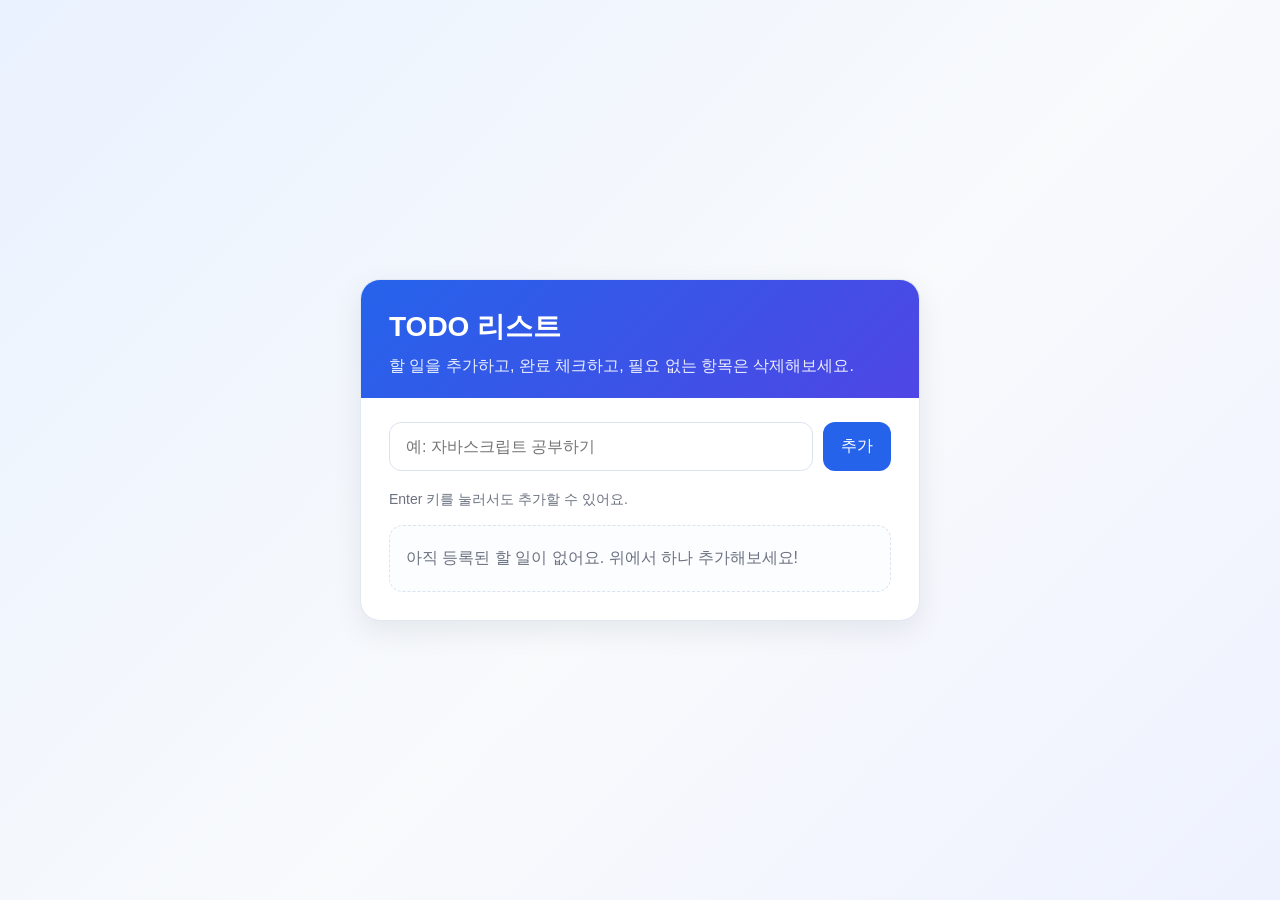
<file: Day01/index.html>
<!DOCTYPE html>
<html lang="ko">
<head>
  <meta charset="UTF-8" />
  <meta name="viewport" content="width=device-width, initial-scale=1.0" />
  <title>간단한 TODO 리스트</title>
  <style>
    :root {
      --bg: #f4f7fb;
      --card: #ffffff;
      --text: #1f2937;
      --subtext: #6b7280;
      --primary: #2563eb;
      --primary-hover: #1d4ed8;
      --danger: #ef4444;
      --danger-hover: #dc2626;
      --done: #9ca3af;
      --border: #dbe3ee;
      --shadow: 0 10px 30px rgba(15, 23, 42, 0.08);
    }

    * {
      box-sizing: border-box;
    }

    body {
      margin: 0;
      min-height: 100vh;
      font-family: Arial, Helvetica, sans-serif;
      background: linear-gradient(135deg, #eaf2ff 0%, #f8fafc 55%, #eef2ff 100%);
      color: var(--text);
      display: flex;
      align-items: center;
      justify-content: center;
      padding: 24px;
    }

    .app {
      width: 100%;
      max-width: 560px;
      background: var(--card);
      border: 1px solid rgba(219, 227, 238, 0.8);
      border-radius: 20px;
      box-shadow: var(--shadow);
      overflow: hidden;
    }

    .header {
      padding: 28px 28px 20px;
      background: linear-gradient(135deg, #2563eb, #4f46e5);
      color: white;
    }

    .header h1 {
      margin: 0 0 8px;
      font-size: 28px;
    }

    .header p {
      margin: 0;
      color: rgba(255, 255, 255, 0.9);
      line-height: 1.5;
    }

    .content {
      padding: 24px 28px 28px;
    }

    .input-area {
      display: flex;
      gap: 10px;
      margin-bottom: 20px;
    }

    #todoInput {
      flex: 1;
      padding: 14px 16px;
      border: 1px solid var(--border);
      border-radius: 12px;
      font-size: 16px;
      outline: none;
    }

    #todoInput:focus {
      border-color: var(--primary);
      box-shadow: 0 0 0 4px rgba(37, 99, 235, 0.12);
    }

    #addButton {
      border: none;
      border-radius: 12px;
      padding: 14px 18px;
      background: var(--primary);
      color: white;
      font-size: 16px;
      cursor: pointer;
      transition: background 0.2s ease;
      white-space: nowrap;
    }

    #addButton:hover {
      background: var(--primary-hover);
    }

    .hint {
      margin: 0 0 16px;
      color: var(--subtext);
      font-size: 14px;
    }

    ul {
      list-style: none;
      padding: 0;
      margin: 0;
      display: grid;
      gap: 12px;
    }

    li {
      display: flex;
      align-items: center;
      justify-content: space-between;
      gap: 12px;
      padding: 14px 16px;
      border: 1px solid var(--border);
      border-radius: 14px;
      background: #f9fbff;
    }

    .todo-text {
      flex: 1;
      word-break: break-word;
      line-height: 1.5;
    }

    .todo-text.done {
      text-decoration: line-through;
      color: var(--done);
    }

    .buttons {
      display: flex;
      gap: 8px;
      flex-shrink: 0;
    }

    .check-button,
    .delete-button {
      border: none;
      border-radius: 10px;
      padding: 10px 12px;
      font-size: 14px;
      cursor: pointer;
      transition: transform 0.15s ease, background 0.2s ease;
    }

    .check-button {
      background: #dcfce7;
      color: #166534;
    }

    .check-button:hover {
      background: #bbf7d0;
    }

    .delete-button {
      background: #fee2e2;
      color: #b91c1c;
    }

    .delete-button:hover {
      background: #fecaca;
    }

    .check-button:active,
    .delete-button:active,
    #addButton:active {
      transform: scale(0.98);
    }

    .empty {
      padding: 22px 16px;
      text-align: center;
      color: var(--subtext);
      border: 1px dashed var(--border);
      border-radius: 14px;
      background: #fcfdff;
    }

    @media (max-width: 480px) {
      .header,
      .content {
        padding-left: 18px;
        padding-right: 18px;
      }

      .input-area {
        flex-direction: column;
      }

      #addButton {
        width: 100%;
      }

      li {
        align-items: flex-start;
        flex-direction: column;
      }

      .buttons {
        width: 100%;
      }

      .check-button,
      .delete-button {
        flex: 1;
      }
    }
  </style>
</head>
<body>
  <main class="app">
    <section class="header">
      <h1>TODO 리스트</h1>
      <p>할 일을 추가하고, 완료 체크하고, 필요 없는 항목은 삭제해보세요.</p>
    </section>

    <section class="content">
      <div class="input-area">
        <input id="todoInput" type="text" placeholder="예: 자바스크립트 공부하기" />
        <button id="addButton">추가</button>
      </div>

      <p class="hint">Enter 키를 눌러서도 추가할 수 있어요.</p>

      <ul id="todoList"></ul>
    </section>
  </main>

  <script>
    // 할 일을 저장하는 배열입니다.
    // 새로고침하면 이 값은 초기화됩니다.
    const todos = [];

    const todoInput = document.getElementById('todoInput');
    const addButton = document.getElementById('addButton');
    const todoList = document.getElementById('todoList');

    function addTodo() {
      const text = todoInput.value.trim();

      // 빈 값은 추가하지 않습니다.
      if (text === '') {
        alert('할 일을 입력해 주세요.');
        todoInput.focus();
        return;
      }

      todos.push({
        text: text,
        done: false
      });

      todoInput.value = '';
      todoInput.focus();
      renderTodos();
    }

    function toggleTodo(index) {
      todos[index].done = !todos[index].done;
      renderTodos();
    }

    function deleteTodo(index) {
      todos.splice(index, 1);
      renderTodos();
    }

    function renderTodos() {
      todoList.innerHTML = '';

      if (todos.length === 0) {
        todoList.innerHTML = '<li class="empty">아직 등록된 할 일이 없어요. 위에서 하나 추가해보세요!</li>';
        return;
      }

      todos.forEach((todo, index) => {
        const li = document.createElement('li');

        const textSpan = document.createElement('span');
        textSpan.className = 'todo-text';
        textSpan.textContent = todo.text;

        // 완료된 항목은 줄을 긋고 색을 옅게 표시합니다.
        if (todo.done) {
          textSpan.classList.add('done');
        }

        const buttons = document.createElement('div');
        buttons.className = 'buttons';

        const checkButton = document.createElement('button');
        checkButton.className = 'check-button';
        checkButton.textContent = todo.done ? '완료 취소' : '완료';
        checkButton.addEventListener('click', () => toggleTodo(index));

        const deleteButton = document.createElement('button');
        deleteButton.className = 'delete-button';
        deleteButton.textContent = '삭제';
        deleteButton.addEventListener('click', () => deleteTodo(index));

        buttons.appendChild(checkButton);
        buttons.appendChild(deleteButton);

        li.appendChild(textSpan);
        li.appendChild(buttons);

        todoList.appendChild(li);
      });
    }

    addButton.addEventListener('click', addTodo);

    todoInput.addEventListener('keydown', (event) => {
      if (event.key === 'Enter') {
        addTodo();
      }
    });

    // 처음 화면을 그립니다.
    renderTodos();
  </script>
</body>
</html>
</file>
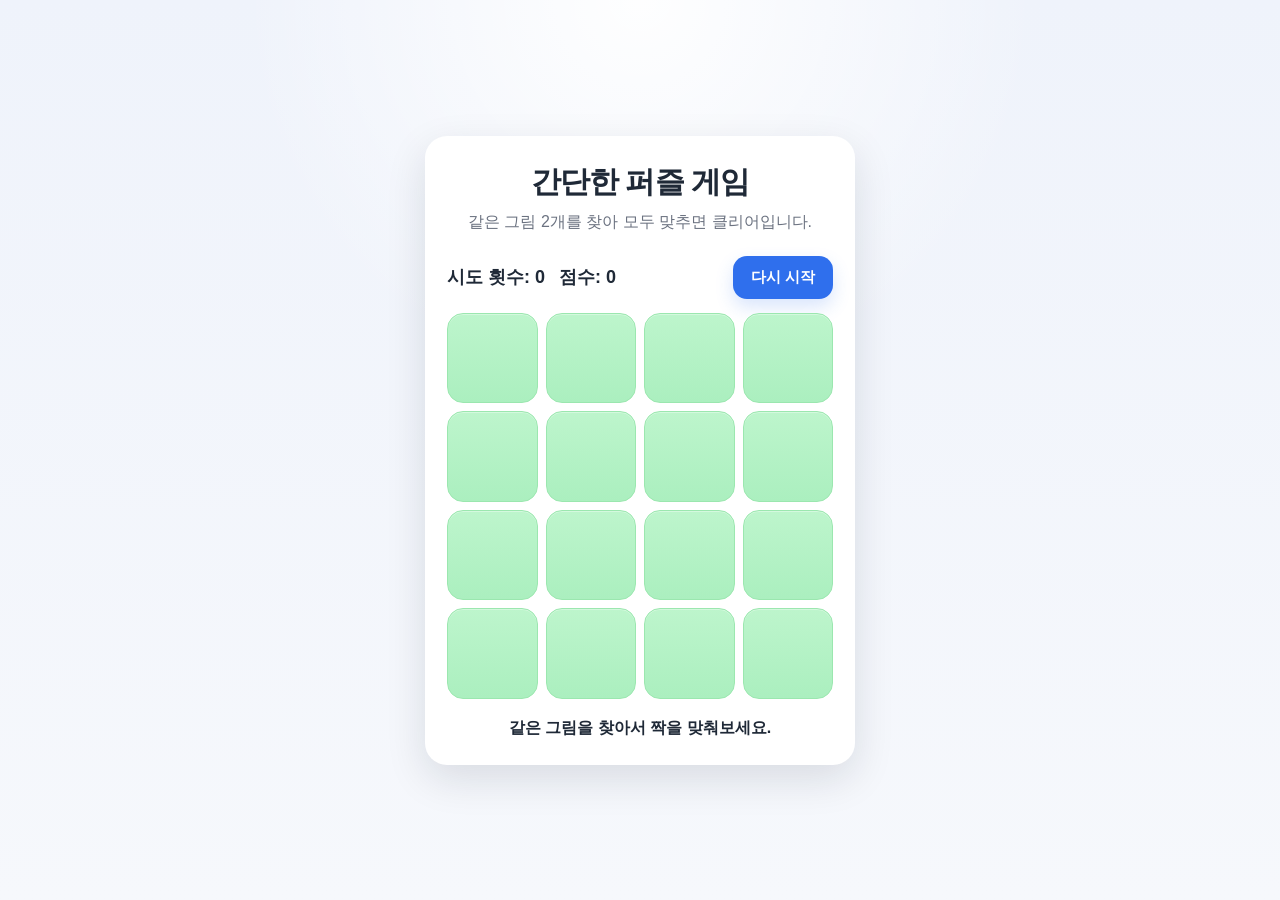
<file: Day01/puzzle_game/index.html>
<!DOCTYPE html>
<html lang="ko">
<head>
  <meta charset="UTF-8" />
  <meta name="viewport" content="width=device-width, initial-scale=1.0" />
  <title>간단한 퍼즐 게임</title>
  <style>
    :root {
      --bg: #f4f6fb;
      --card: #ffffff;
      --text: #1f2937;
      --muted: #6b7280;
      --board: #b9f2c6;
      --board-border: #9be7af;
      --accent: #2f6fed;
      --accent-hover: #2459c9;
      --shadow: 0 14px 40px rgba(15, 23, 42, 0.12);
    }

    * {
      box-sizing: border-box;
    }

    body {
      margin: 0;
      min-height: 100vh;
      display: grid;
      place-items: center;
      padding: 18px;
      color: var(--text);
      font-family: Arial, Helvetica, sans-serif;
      background:
        radial-gradient(circle at top, rgba(255, 255, 255, 0.95), transparent 36%),
        linear-gradient(180deg, #eff3fb 0%, #f6f8fc 100%);
    }

    .app {
      width: min(100%, 430px);
      background: var(--card);
      border-radius: 22px;
      box-shadow: var(--shadow);
      padding: 28px 22px 20px;
    }

    .title {
      margin: 0;
      text-align: center;
      font-size: 30px;
      line-height: 1.2;
      letter-spacing: -0.03em;
      font-weight: 800;
    }

    .subtitle {
      margin: 10px 0 22px;
      text-align: center;
      color: var(--muted);
      font-size: 16px;
      line-height: 1.5;
    }

    .toolbar {
      display: flex;
      align-items: center;
      justify-content: space-between;
      gap: 12px;
      margin-bottom: 14px;
    }

    .stats {
      display: flex;
      align-items: center;
      gap: 14px;
      font-size: 18px;
      font-weight: 700;
      flex-wrap: wrap;
    }

    .attempts,
    .score {
      font-size: 18px;
      font-weight: 700;
    }

    .restart {
      border: 0;
      background: var(--accent);
      color: white;
      font-size: 15px;
      font-weight: 700;
      padding: 12px 18px;
      border-radius: 14px;
      cursor: pointer;
      transition: background 0.2s ease, transform 0.15s ease;
      box-shadow: 0 8px 18px rgba(47, 111, 237, 0.18);
    }

    .restart:hover {
      background: var(--accent-hover);
    }

    .restart:active {
      transform: translateY(1px);
    }

    .board {
      display: grid;
      grid-template-columns: repeat(4, 1fr);
      gap: 8px;
      margin: 8px 0 18px;
    }

    .card {
      aspect-ratio: 1 / 1;
      border: 1px solid var(--board-border);
      border-radius: 16px;
      background: linear-gradient(180deg, #bdf5cc 0%, #abefbf 100%);
      display: grid;
      place-items: center;
      font-size: 28px;
      cursor: pointer;
      user-select: none;
      position: relative;
      overflow: hidden;
      box-shadow: inset 0 1px 0 rgba(255, 255, 255, 0.35);
      transition: transform 0.15s ease, filter 0.2s ease, background 0.2s ease;
    }

    .card:hover {
      transform: translateY(-1px);
      filter: brightness(1.01);
    }

    .card:disabled {
      cursor: default;
    }

    .card .emoji {
      opacity: 0;
      transform: scale(0.85);
      transition: opacity 0.2s ease, transform 0.2s ease;
    }

    .card.flipped,
    .card.matched {
      background: linear-gradient(180deg, #d4f8dd 0%, #bdf5cc 100%);
    }

    .card.flipped .emoji,
    .card.matched .emoji {
      opacity: 1;
      transform: scale(1);
    }

    .card.matched {
      box-shadow: inset 0 0 0 1px rgba(47, 111, 237, 0.08);
    }

    .message {
      min-height: 28px;
      text-align: center;
      font-weight: 700;
      font-size: 16px;
      line-height: 1.4;
      color: #1f2937;
    }

    .message.done {
      color: #1f6b34;
    }

    @media (max-width: 420px) {
      .app {
        padding: 22px 16px 18px;
        border-radius: 18px;
      }

      .title {
        font-size: 26px;
      }

      .subtitle {
        font-size: 14px;
      }

      .attempts {
        font-size: 16px;
      }

      .restart {
        padding: 10px 14px;
      }
    }
  </style>
</head>
<body>
  <main class="app">
    <h1 class="title">간단한 퍼즐 게임</h1>
    <p class="subtitle">같은 그림 2개를 찾아 모두 맞추면 클리어입니다.</p>

    <section class="toolbar" aria-label="게임 정보">
      <div class="stats">
        <div class="attempts">시도 횟수: <span id="attemptCount">0</span></div>
        <div class="score">점수: <span id="scoreCount">0</span></div>
      </div>
      <button class="restart" id="restartButton" type="button">다시 시작</button>
    </section>

    <section class="board" id="board" aria-label="퍼즐 보드"></section>

    <div class="message" id="message">같은 그림을 찾아서 짝을 맞춰보세요.</div>
  </main>

  <script>
    // 과일 후보 목록입니다.
    // 이 목록을 늘려두면 매 게임마다 더 다양한 과일 카드가 나옵니다.
    const emoji_pool = ["🍇", "🍓", "🥝", "🍑", "🍎", "🍉", "🍒", "🍊", "🍐", "🍍", "🥭", "🍋", "🍌", "🍈", "🫐", "🍏"];

    // 한 게임에서 맞춰야 하는 짝의 개수입니다.
    // 8쌍을 맞추면 4x4 보드가 완성됩니다.
    const pair_count = 8;

    // 화면에서 사용할 DOM 요소를 미리 찾아 둡니다.
    const board_element = document.getElementById("board");
    const attempt_count_element = document.getElementById("attemptCount");
    const score_count_element = document.getElementById("scoreCount");
    const restart_button = document.getElementById("restartButton");
    const message_element = document.getElementById("message");

    // 현재 게임 상태를 저장하는 변수들입니다.
    let first_card = null;
    let second_card = null;
    let board_locked = false;
    let attempt_count = 0;
    let score_count = 0;
    let matched_pairs = 0;

    function shuffle_array(array) {
      // 원본 배열은 건드리지 않기 위해 복사본을 만듭니다.
      const shuffled_array = [...array];

      // Fisher-Yates 방식으로 배열을 섞습니다.
      // 이 방식은 sort + Math.random()보다 더 안정적으로 무작위 순서를 만듭니다.
      for (let index = shuffled_array.length - 1; index > 0; index -= 1) {
        const random_index = Math.floor(Math.random() * (index + 1));
        [shuffled_array[index], shuffled_array[random_index]] = [shuffled_array[random_index], shuffled_array[index]];
      }

      return shuffled_array;
    }

    function set_message(text, is_done = false) {
      // 하단 안내 문구를 바꾸고, 클리어 상태면 강조 스타일을 줍니다.
      message_element.textContent = text;
      message_element.classList.toggle("done", is_done);
    }

    function reset_selected_cards() {
      // 한 번의 시도 처리가 끝나면 선택한 카드 정보를 초기화합니다.
      first_card = null;
      second_card = null;
      board_locked = false;
    }

    function update_attempt_count() {
      // 화면에 보이는 시도 횟수를 숫자 상태와 맞춥니다.
      attempt_count_element.textContent = attempt_count;
    }

    function update_score_count() {
      // 화면에 보이는 점수를 숫자 상태와 맞춥니다.
      score_count_element.textContent = score_count;
    }

    function mark_cards_as_matched(first_element, second_element) {
      // 같은 그림인 카드 2장은 맞춘 상태로 고정합니다.
      first_element.classList.add("matched");
      second_element.classList.add("matched");
      first_element.disabled = true;
      second_element.disabled = true;
      matched_pairs += 1;
      score_count += 10;
      update_score_count();
    }

    function is_game_clear() {
      // 모든 그림 쌍을 맞췄는지 확인합니다.
      return matched_pairs === pair_count;
    }

    function show_clear_message() {
      // 게임을 모두 맞췄을 때 보여줄 문구입니다.
      set_message(`축하합니다! ${attempt_count}번 만에 모두 맞췄습니다.`, true);
    }

    function reveal_card(card_element) {
      // 카드 앞면이 보이도록 뒤집는 역할입니다.
      card_element.classList.add("flipped");
    }

    function hide_card(card_element) {
      // 맞지 않는 카드 두 장을 다시 뒤집는 역할입니다.
      // 다시 시작 버튼을 먼저 눌러 card_element가 null이 될 수 있으므로 먼저 검사합니다.
      if (!card_element) {
        return;
      }

      card_element.classList.remove("flipped");
    }

    function compare_cards() {
      // 두 카드의 data-value가 같으면 같은 그림입니다.
      return first_card.dataset.value === second_card.dataset.value;
    }

    function handle_matched_pair() {
      // 같은 그림이면 카드들을 맞춘 상태로 표시하고, 턴을 초기화합니다.
      mark_cards_as_matched(first_card, second_card);
      set_message("잘 찾았어요! 같은 그림입니다.");
      reset_selected_cards();

      if (is_game_clear()) {
        show_clear_message();
      }
    }

    function handle_mismatched_pair() {
      // 다른 그림이면 잠깐 보여준 뒤 다시 뒤집습니다.
      set_message("다른 그림입니다. 잠깐 뒤에 다시 뒤집어요.");

      setTimeout(() => {
        hide_card(first_card);
        hide_card(second_card);
        set_message("다시 같은 그림을 찾아보세요.");
        reset_selected_cards();
      }, 700);
    }

    function handle_second_selection(card_element) {
      // 두 번째 카드를 선택했을 때 매칭 비교를 시작합니다.
      second_card = card_element;
      attempt_count += 1;
      update_attempt_count();
      board_locked = true;

      if (compare_cards()) {
        handle_matched_pair();
        return;
      }

      handle_mismatched_pair();
    }

    function handle_card_click(card_element) {
      // 이미 맞춘 카드, 같은 카드 재클릭, 비교 중인 상태는 무시합니다.
      if (board_locked || card_element === first_card || card_element.classList.contains("matched")) {
        return;
      }

      reveal_card(card_element);

      if (!first_card) {
        // 첫 번째 카드가 아직 없다면 지금 카드를 저장합니다.
        first_card = card_element;
        return;
      }

      // 두 번째 카드까지 선택되면 비교 로직으로 넘어갑니다.
      handle_second_selection(card_element);
    }

    function create_card_element(emoji) {
      // 카드 1장을 버튼 요소로 만듭니다.
      const card_element = document.createElement("button");
      card_element.type = "button";
      card_element.className = "card";
      card_element.dataset.value = emoji;
      card_element.setAttribute("aria-label", "카드");

      // 카드 안에 실제로 보여줄 그림을 넣습니다.
      const emoji_element = document.createElement("span");
      emoji_element.className = "emoji";
      emoji_element.textContent = emoji;

      card_element.appendChild(emoji_element);
      card_element.addEventListener("click", () => handle_card_click(card_element));

      return card_element;
    }

    function render_board() {
      // 후보 목록 중에서 8개를 랜덤하게 고른 뒤, 각 과일을 2장씩 만듭니다.
      const selected_emoji_list = shuffle_array(emoji_pool).slice(0, pair_count);
      const shuffled_emoji_list = shuffle_array([...selected_emoji_list, ...selected_emoji_list]);
      board_element.innerHTML = "";

      // 섞인 순서대로 카드 요소를 화면에 배치합니다.
      shuffled_emoji_list.forEach((emoji) => {
        const card_element = create_card_element(emoji);
        board_element.appendChild(card_element);
      });
    }

    function reset_game() {
      // 게임 상태를 처음으로 되돌립니다.
      first_card = null;
      second_card = null;
      board_locked = false;
      attempt_count = 0;
      score_count = 0;
      matched_pairs = 0;
      update_attempt_count();
      update_score_count();
      set_message("같은 그림을 찾아서 짝을 맞춰보세요.");
      render_board();
    }

    restart_button.addEventListener("click", reset_game);

    // 페이지가 열리면 바로 게임을 시작합니다.
    reset_game();
  </script>
</body>
</html>
</file>
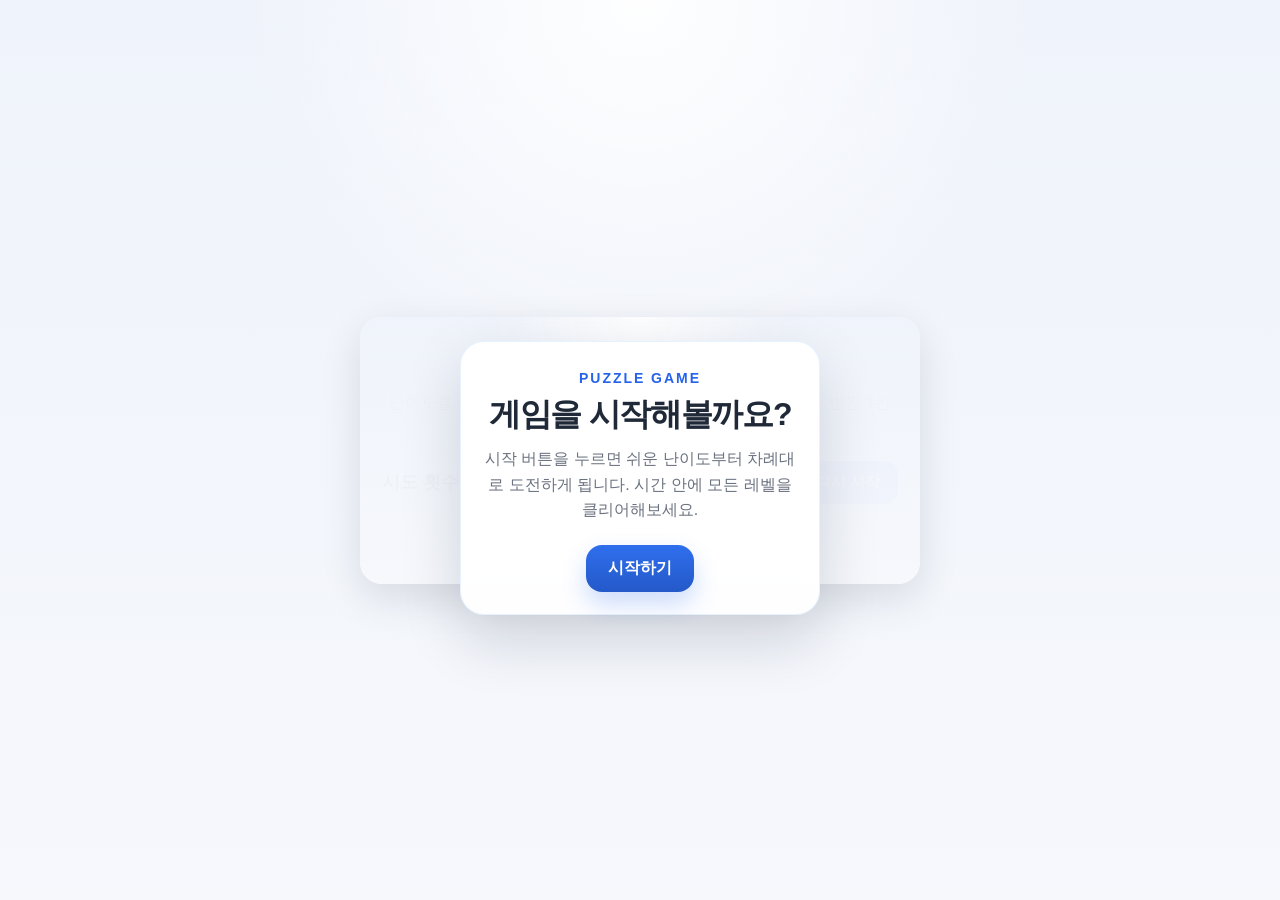
<file: Day02/puzzle_game/index.html>
<!DOCTYPE html>
<html lang="ko">
<head>
  <meta charset="UTF-8" />
  <meta name="viewport" content="width=device-width, initial-scale=1.0" />
  <title>간단한 퍼즐 게임</title>
  <style>
    :root {
      --bg: #f4f6fb;
      --card: #ffffff;
      --text: #1f2937;
      --muted: #6b7280;
      --board: #b9f2c6;
      --board-border: #9be7af;
      --accent: #2f6fed;
      --accent-hover: #2459c9;
      --shadow: 0 14px 40px rgba(15, 23, 42, 0.12);
    }

    * {
      box-sizing: border-box;
    }

    body {
      margin: 0;
      min-height: 100vh;
      display: grid;
      place-items: center;
      padding: 18px;
      color: var(--text);
      font-family: Arial, Helvetica, sans-serif;
      background:
        radial-gradient(circle at top, rgba(255, 255, 255, 0.95), transparent 36%),
        linear-gradient(180deg, #eff3fb 0%, #f6f8fc 100%);
    }

    .app {
      width: min(100%, 560px);
      background: var(--card);
      border-radius: 22px;
      box-shadow: var(--shadow);
      padding: 28px 22px 20px;
      position: relative;
    }

    .title {
      margin: 0;
      text-align: center;
      font-size: 30px;
      line-height: 1.2;
      letter-spacing: -0.03em;
      font-weight: 800;
    }

    .subtitle {
      margin: 10px 0 22px;
      text-align: center;
      color: var(--muted);
      font-size: 16px;
      line-height: 1.5;
    }

    .toolbar {
      display: flex;
      align-items: center;
      justify-content: space-between;
      gap: 12px;
      margin-bottom: 14px;
      flex-wrap: wrap;
    }

    .stats {
      display: flex;
      align-items: center;
      gap: 14px;
      font-size: 18px;
      font-weight: 700;
      flex-wrap: wrap;
    }

    .attempts,
    .score,
    .timer {
      font-size: 18px;
      font-weight: 700;
    }

    .timer {
      color: #b45309;
    }

    .restart {
      border: 0;
      background: var(--accent);
      color: white;
      font-size: 15px;
      font-weight: 700;
      padding: 12px 18px;
      border-radius: 14px;
      cursor: pointer;
      transition: background 0.2s ease, transform 0.15s ease;
      box-shadow: 0 8px 18px rgba(47, 111, 237, 0.18);
    }

    .restart:hover {
      background: var(--accent-hover);
    }

    .restart:active {
      transform: translateY(1px);
    }

    .controls {
      display: flex;
      align-items: center;
      gap: 10px;
      margin-left: auto;
      flex-wrap: wrap;
    }

    .level-select {
      border: 1px solid #d5dbea;
      border-radius: 14px;
      background: #fff;
      color: var(--text);
      font-size: 15px;
      font-weight: 700;
      padding: 11px 14px;
      min-width: 132px;
      outline: none;
      box-shadow: 0 8px 18px rgba(15, 23, 42, 0.06);
    }

    .board {
      display: grid;
      gap: 8px;
      margin: 8px 0 18px;
    }

    .card {
      aspect-ratio: 1 / 1;
      border: 1px solid var(--board-border);
      border-radius: 16px;
      background: linear-gradient(180deg, #bdf5cc 0%, #abefbf 100%);
      display: grid;
      place-items: center;
      font-size: 28px;
      cursor: pointer;
      user-select: none;
      position: relative;
      overflow: hidden;
      box-shadow: inset 0 1px 0 rgba(255, 255, 255, 0.35);
      transition: transform 0.15s ease, filter 0.2s ease, background 0.2s ease;
    }

    .card:hover {
      transform: translateY(-1px);
      filter: brightness(1.01);
    }

    .card:disabled {
      cursor: default;
    }

    .card .emoji {
      opacity: 0;
      transform: scale(0.85);
      transition: opacity 0.2s ease, transform 0.2s ease;
    }

    .card.flipped,
    .card.matched {
      background: linear-gradient(180deg, #d4f8dd 0%, #bdf5cc 100%);
    }

    .card.flipped .emoji,
    .card.matched .emoji {
      opacity: 1;
      transform: scale(1);
    }

    .card.matched {
      box-shadow: inset 0 0 0 1px rgba(47, 111, 237, 0.08);
    }

    .card.empty {
      background: linear-gradient(180deg, #eef2f7 0%, #e5ebf2 100%);
      border-style: dashed;
      cursor: default;
      box-shadow: none;
    }

    .card.empty:hover {
      transform: none;
      filter: none;
    }

    .message {
      min-height: 28px;
      text-align: center;
      font-weight: 700;
      font-size: 16px;
      line-height: 1.4;
      color: #1f2937;
    }

    .message.done {
      color: #1f6b34;
    }

    .message.gameover {
      color: #b91c1c;
    }

    .screen {
      position: absolute;
      inset: 0;
      z-index: 20;
      border-radius: inherit;
      background:
        radial-gradient(circle at top, rgba(255, 255, 255, 0.9), transparent 38%),
        linear-gradient(180deg, rgba(239, 243, 251, 0.98) 0%, rgba(246, 248, 252, 0.98) 100%);
      display: grid;
      place-items: center;
      padding: 24px;
      text-align: center;
    }

    .screen[hidden] {
      display: none;
    }

    .screen-panel {
      width: min(100%, 360px);
      background: rgba(255, 255, 255, 0.94);
      border: 1px solid rgba(147, 197, 253, 0.22);
      border-radius: 24px;
      padding: 28px 22px 22px;
      box-shadow: 0 24px 60px rgba(15, 23, 42, 0.16);
      backdrop-filter: blur(8px);
    }

    .screen-kicker {
      margin: 0 0 10px;
      color: #2563eb;
      font-size: 14px;
      font-weight: 800;
      letter-spacing: 0.14em;
      text-transform: uppercase;
    }

    .screen-title {
      margin: 0;
      font-size: 32px;
      line-height: 1.15;
      letter-spacing: -0.04em;
      font-weight: 900;
      color: var(--text);
    }

    .screen-text {
      margin: 14px 0 22px;
      color: var(--muted);
      font-size: 16px;
      line-height: 1.6;
    }

    .screen-button {
      border: 0;
      background: linear-gradient(180deg, var(--accent) 0%, var(--accent-hover) 100%);
      color: white;
      font-size: 16px;
      font-weight: 800;
      padding: 13px 22px;
      border-radius: 16px;
      cursor: pointer;
      box-shadow: 0 12px 24px rgba(47, 111, 237, 0.24);
      transition: transform 0.15s ease, filter 0.15s ease;
    }

    .screen-button:hover {
      filter: brightness(1.03);
      transform: translateY(-1px);
    }

    .screen-button:active {
      transform: translateY(1px);
    }

    @media (max-width: 420px) {
      .app {
        padding: 22px 16px 18px;
        border-radius: 18px;
      }

      .title {
        font-size: 26px;
      }

      .subtitle {
        font-size: 14px;
      }

      .attempts {
        font-size: 16px;
      }

      .restart {
        padding: 10px 14px;
      }

      .screen-title {
        font-size: 26px;
      }

      .screen-panel {
        padding: 24px 18px 20px;
        border-radius: 20px;
      }
    }
  </style>
</head>
<body>
  <main class="app">
    <h1 class="title">간단한 퍼즐 게임</h1>
    <p class="subtitle">난이도를 선택해서 같은 그림을 모두 맞춰보세요. 홀수 보드는 빈칸 1칸이 포함됩니다.</p>

    <section class="toolbar" aria-label="게임 정보">
      <div class="stats">
        <div class="attempts">시도 횟수: <span id="attemptCount">0</span></div>
        <div class="score">점수: <span id="scoreCount">0</span></div>
        <div class="timer">남은 시간: <span id="timerCount">0</span>초</div>
      </div>
      <div class="controls">
        <!--
        <select class="level-select" id="levelSelect" aria-label="난이도 선택">
          <option value="easy">쉬움</option>
          <option value="medium1">중간1</option>
          <option value="medium2">중간2</option>
          <option value="hard">어려움</option>
        </select>
        -->
        <button class="restart" id="restartButton" type="button">다시 시작</button>
      </div>
    </section>

    <section class="board" id="board" aria-label="퍼즐 보드"></section>

    <div class="message" id="message">같은 그림을 찾아서 짝을 맞춰보세요.</div>

    <section class="screen" id="startScreen" aria-label="게임 시작 화면">
      <div class="screen-panel">
        <p class="screen-kicker">Puzzle Game</p>
        <h2 class="screen-title">게임을 시작해볼까요?</h2>
        <p class="screen-text">시작 버튼을 누르면 쉬운 난이도부터 차례대로 도전하게 됩니다. 시간 안에 모든 레벨을 클리어해보세요.</p>
        <button class="screen-button" id="startButton" type="button">시작하기</button>
      </div>
    </section>

    <section class="screen" id="endScreen" aria-label="게임 종료 화면" hidden>
      <div class="screen-panel">
        <p class="screen-kicker">Congratulations</p>
        <h2 class="screen-title">모든 레벨을 완료했습니다!</h2>
        <p class="screen-text">정말 잘했어요. 퍼즐 게임의 모든 단계를 끝냈습니다. 다시 도전해서 더 빠르게 클리어해보세요.</p>
        <button class="screen-button" id="playAgainButton" type="button">처음부터 다시하기</button>
      </div>
    </section>
  </main>

  <script>
    // 과일 후보 목록입니다.
    // 이 목록을 늘려두면 매 게임마다 더 다양한 과일 카드가 나옵니다.
    const emoji_pool = ["🍇", "🍓", "🥝", "🍑", "🍎", "🍉", "🍒", "🍊", "🍐", "🍍", "🥭", "🍋", "🍌", "🍈", "🫐", "🍏", "🥥", "🍅", "🥕", "🥑"];

    // 난이도별 보드 크기 설정입니다.
    const level_config = {
      easy: { label: "쉬움", board_size: 3, time_limit: 60 },
      medium1: { label: "중간1", board_size: 4, time_limit: 90 },
      medium2: { label: "중간2", board_size: 5, time_limit: 120 },
      hard: { label: "어려움", board_size: 6, time_limit: 150 },
    };

    // 화면에서 사용할 DOM 요소를 미리 찾아 둡니다.
    const board_element = document.getElementById("board");
    const attempt_count_element = document.getElementById("attemptCount");
    const score_count_element = document.getElementById("scoreCount");
    const timer_count_element = document.getElementById("timerCount");
    // 나중에 난이도 선택을 다시 사용할 때 아래 요소를 복구하면 됩니다.
    // const level_select_element = document.getElementById("levelSelect");
    const restart_button = document.getElementById("restartButton");
    const message_element = document.getElementById("message");
    const start_screen_element = document.getElementById("startScreen");
    const end_screen_element = document.getElementById("endScreen");
    const start_button_element = document.getElementById("startButton");
    const play_again_button_element = document.getElementById("playAgainButton");

    // 현재 게임 상태를 저장하는 변수들입니다.
    let first_card = null;
    let second_card = null;
    let board_locked = false;
    let attempt_count = 0;
    let score_count = 0;
    let matched_pairs = 0;
    let current_level_key = "easy";
    let current_board_size = level_config[current_level_key].board_size;
    let remaining_time = level_config[current_level_key].time_limit;
    let timer_id = null;
    let mismatch_timeout_id = null;
    let stage_advance_timeout_id = null;
    let game_finished = false;
    let game_started = false;
    let game_completed = false;
    const stage_order = ["easy", "medium1", "medium2", "hard"];

    function shuffle_array(array) {
      // 원본 배열은 건드리지 않기 위해 복사본을 만듭니다.
      const shuffled_array = [...array];

      // Fisher-Yates 방식으로 배열을 섞습니다.
      // 이 방식은 sort + Math.random()보다 더 안정적으로 무작위 순서를 만듭니다.
      for (let index = shuffled_array.length - 1; index > 0; index -= 1) {
        const random_index = Math.floor(Math.random() * (index + 1));
        [shuffled_array[index], shuffled_array[random_index]] = [shuffled_array[random_index], shuffled_array[index]];
      }

      return shuffled_array;
    }

    function set_message(text, is_done = false) {
      // 하단 안내 문구를 바꾸고, 클리어 상태면 강조 스타일을 줍니다.
      message_element.textContent = text;
      message_element.classList.toggle("done", is_done);
    }

    function reset_selected_cards() {
      // 한 번의 시도 처리가 끝나면 선택한 카드 정보를 초기화합니다.
      first_card = null;
      second_card = null;
      board_locked = false;
    }

    function update_attempt_count() {
      // 화면에 보이는 시도 횟수를 숫자 상태와 맞춥니다.
      attempt_count_element.textContent = attempt_count;
    }

    function update_score_count() {
      // 화면에 보이는 점수를 숫자 상태와 맞춥니다.
      score_count_element.textContent = score_count;
    }

    function update_timer_count() {
      // 화면에 보이는 남은 시간을 숫자 상태와 맞춥니다.
      timer_count_element.textContent = remaining_time;
    }

    function get_level_info() {
      // 현재 선택된 난이도 정보를 가져옵니다.
      return level_config[current_level_key];
    }

    function get_current_time_limit() {
      // 현재 난이도의 제한 시간을 가져옵니다.
      return get_level_info().time_limit;
    }

    function get_next_level_key() {
      // 현재 단계의 다음 난이도를 찾습니다.
      const current_level_index = stage_order.indexOf(current_level_key);

      if (current_level_index === -1 || current_level_index === stage_order.length - 1) {
        return null;
      }

      return stage_order[current_level_index + 1];
    }

    function get_total_card_count() {
      // 보드의 전체 칸 수를 계산합니다.
      return current_board_size * current_board_size;
    }

    function get_pair_count() {
      // 짝맞추기 게임에 실제로 사용하는 카드 쌍의 개수입니다.
      return Math.floor(get_total_card_count() / 2);
    }

    function mark_cards_as_matched(first_element, second_element) {
      // 같은 그림인 카드 2장은 맞춘 상태로 고정합니다.
      first_element.classList.add("matched");
      second_element.classList.add("matched");
      first_element.disabled = true;
      second_element.disabled = true;
      matched_pairs += 1;
      score_count += 10;
      update_score_count();
    }

    function is_game_clear() {
      // 모든 그림 쌍을 맞췄는지 확인합니다.
      return matched_pairs === get_pair_count();
    }

    function show_clear_message() {
      // 게임을 모두 맞췄을 때 보여줄 문구입니다.
      set_message(`축하합니다! ${attempt_count}번 만에 모두 맞췄습니다.`, true);
    }

    function show_stage_clear_message(next_level_key) {
      // 현재 단계를 클리어하면 다음 난이도를 알려줍니다.
      const next_level_label = level_config[next_level_key].label;
      set_message(`${get_level_info().label} 완료! ${next_level_label} 난이도로 이동합니다.`, true);
    }

    function show_gameover_message() {
      // 시간이 다 되었을 때 보여줄 문구입니다.
      set_message("시간이 끝났습니다. 게임 오버입니다.", false);
      message_element.classList.add("gameover");
    }

    function show_start_screen() {
      // 게임 시작 전 화면을 보여줍니다.
      start_screen_element.hidden = false;
      end_screen_element.hidden = true;
    }

    function hide_start_screen() {
      // 게임 시작 화면을 숨깁니다.
      start_screen_element.hidden = true;
    }

    function show_end_screen() {
      // 모든 레벨을 완료했을 때 종료 화면을 보여줍니다.
      const end_text_element = end_screen_element.querySelector(".screen-text");
      if (end_text_element) {
        end_text_element.textContent = `정말 잘했어요. 모든 단계를 끝냈습니다. 최종 점수는 ${score_count}점, 시도 횟수는 ${attempt_count}회입니다.`;
      }

      end_screen_element.hidden = false;
      start_screen_element.hidden = true;
    }

    function stop_timer() {
      // 타이머를 멈춥니다.
      if (timer_id) {
        clearInterval(timer_id);
        timer_id = null;
      }
    }

    function stop_mismatch_timer() {
      // 뒤집기 대기 중인 타이머를 멈춥니다.
      if (mismatch_timeout_id) {
        clearTimeout(mismatch_timeout_id);
        mismatch_timeout_id = null;
      }
    }

    function stop_stage_advance_timer() {
      // 다음 단계로 넘어가기 위해 예약된 타이머를 멈춥니다.
      if (stage_advance_timeout_id) {
        clearTimeout(stage_advance_timeout_id);
        stage_advance_timeout_id = null;
      }
    }

    function finish_game(is_clear) {
      // 클리어 또는 게임 오버 이후 추가 입력을 막습니다.
      game_finished = true;
      board_locked = true;
      stop_timer();
      stop_mismatch_timer();

      if (is_clear) {
        show_clear_message();
        message_element.classList.remove("gameover");
        message_element.classList.add("done");
        return;
      }

      show_gameover_message();
      message_element.classList.remove("done");
    }

    function finish_stage_and_advance() {
      // 현재 단계를 끝내고 다음 단계로 넘어갑니다.
      const next_level_key = get_next_level_key();

      if (!next_level_key) {
        finish_game(true);
        game_completed = true;
        game_started = false;
        show_end_screen();
        return;
      }

      game_finished = true;
      board_locked = true;
      stop_timer();
      stop_mismatch_timer();
      show_stage_clear_message(next_level_key);

      stop_stage_advance_timer();
      stage_advance_timeout_id = setTimeout(() => {
        stage_advance_timeout_id = null;
        current_level_key = next_level_key;
        reset_game();
      }, 1200);
    }

    function handle_time_over() {
      // 시간이 0초가 되면 게임 오버 처리합니다.
      remaining_time = 0;
      update_timer_count();
      finish_game(false);
    }

    function start_timer() {
      // 1초마다 남은 시간을 줄입니다.
      stop_timer();
      timer_id = setInterval(() => {
        if (game_finished) {
          stop_timer();
          return;
        }

        remaining_time -= 1;
        update_timer_count();

        if (remaining_time <= 0) {
          handle_time_over();
        }
      }, 1000);
    }

    function reveal_card(card_element) {
      // 카드 앞면이 보이도록 뒤집는 역할입니다.
      card_element.classList.add("flipped");
    }

    function hide_card(card_element) {
      // 맞지 않는 카드 두 장을 다시 뒤집는 역할입니다.
      // 다시 시작 버튼을 먼저 눌러 card_element가 null이 될 수 있으므로 먼저 검사합니다.
      if (!card_element) {
        return;
      }

      card_element.classList.remove("flipped");
    }

    function compare_cards() {
      // 두 카드의 data-value가 같으면 같은 그림입니다.
      return first_card.dataset.value === second_card.dataset.value;
    }

    function handle_matched_pair() {
      // 같은 그림이면 카드들을 맞춘 상태로 표시하고, 턴을 초기화합니다.
      mark_cards_as_matched(first_card, second_card);
      set_message("잘 찾았어요! 같은 그림입니다.");
      reset_selected_cards();

      if (is_game_clear()) {
        finish_stage_and_advance();
      }
    }

    function handle_mismatched_pair() {
      // 다른 그림이면 잠깐 보여준 뒤 다시 뒤집습니다.
      set_message("다른 그림입니다. 잠깐 뒤에 다시 뒤집어요.");

      stop_mismatch_timer();
      mismatch_timeout_id = setTimeout(() => {
        hide_card(first_card);
        hide_card(second_card);
        set_message("다시 같은 그림을 찾아보세요.");
        reset_selected_cards();
        mismatch_timeout_id = null;
      }, 700);
    }

    function handle_second_selection(card_element) {
      // 두 번째 카드를 선택했을 때 매칭 비교를 시작합니다.
      second_card = card_element;
      attempt_count += 1;
      update_attempt_count();
      board_locked = true;

      if (compare_cards()) {
        handle_matched_pair();
        return;
      }

      handle_mismatched_pair();
    }

    function handle_card_click(card_element) {
      // 이미 맞춘 카드, 같은 카드 재클릭, 비교 중인 상태는 무시합니다.
      if (!game_started || game_finished || board_locked || card_element === first_card || card_element.classList.contains("matched")) {
        return;
      }

      reveal_card(card_element);

      if (!first_card) {
        // 첫 번째 카드가 아직 없다면 지금 카드를 저장합니다.
        first_card = card_element;
        return;
      }

      // 두 번째 카드까지 선택되면 비교 로직으로 넘어갑니다.
      handle_second_selection(card_element);
    }

    function create_card_element(emoji) {
      // 카드 1장을 버튼 요소로 만듭니다.
      const card_element = document.createElement("button");
      card_element.type = "button";
      card_element.className = "card";
      card_element.dataset.value = emoji;
      card_element.setAttribute("aria-label", "카드");

      // 카드 안에 실제로 보여줄 그림을 넣습니다.
      const emoji_element = document.createElement("span");
      emoji_element.className = "emoji";
      emoji_element.textContent = emoji;

      card_element.appendChild(emoji_element);
      card_element.addEventListener("click", () => handle_card_click(card_element));

      return card_element;
    }

    function create_empty_card_element() {
      // 홀수 보드에서 생기는 빈칸입니다.
      const card_element = document.createElement("button");
      card_element.type = "button";
      card_element.className = "card empty";
      card_element.disabled = true;
      card_element.setAttribute("aria-label", "빈칸");
      card_element.setAttribute("tabindex", "-1");

      return card_element;
    }

    function render_board() {
      // 선택된 난이도에 맞춰 카드 개수와 보드 크기를 조정합니다.
      const pair_count = get_pair_count();
      const empty_card_count = get_total_card_count() % 2;
      const selected_emoji_list = shuffle_array(emoji_pool).slice(0, pair_count);
      const board_items = [...selected_emoji_list, ...selected_emoji_list];

      for (let index = 0; index < empty_card_count; index += 1) {
        board_items.push(null);
      }

      const shuffled_emoji_list = shuffle_array(board_items);
      board_element.innerHTML = "";
      board_element.style.gridTemplateColumns = `repeat(${current_board_size}, minmax(0, 1fr))`;

      // 섞인 순서대로 카드 요소를 화면에 배치합니다.
      shuffled_emoji_list.forEach((emoji) => {
        const card_element = emoji === null ? create_empty_card_element() : create_card_element(emoji);
        board_element.appendChild(card_element);
      });
    }

    function reset_game() {
      // 게임 상태를 처음으로 되돌립니다.
      stop_timer();
      stop_mismatch_timer();
      stop_stage_advance_timer();
      current_board_size = get_level_info().board_size;
      first_card = null;
      second_card = null;
      board_locked = false;
      game_finished = false;
      attempt_count = 0;
      score_count = 0;
      matched_pairs = 0;
      remaining_time = get_current_time_limit();
      update_attempt_count();
      update_score_count();
      update_timer_count();
      set_message(`${get_level_info().label} 난이도로 시작합니다.`);
      message_element.classList.remove("done", "gameover");
      hide_start_screen();
      render_board();
      start_timer();
    }

    restart_button.addEventListener("click", reset_game);
    start_button_element.addEventListener("click", () => {
      game_started = true;
      game_completed = false;
      hide_start_screen();
      end_screen_element.hidden = true;
      reset_game();
    });
    play_again_button_element.addEventListener("click", () => {
      game_started = true;
      game_completed = false;
      hide_start_screen();
      end_screen_element.hidden = true;
      current_level_key = "easy";
      reset_game();
    });
    // 페이지가 열리면 바로 게임을 시작합니다.
    show_start_screen();
  </script>
</body>
</html>
</file>
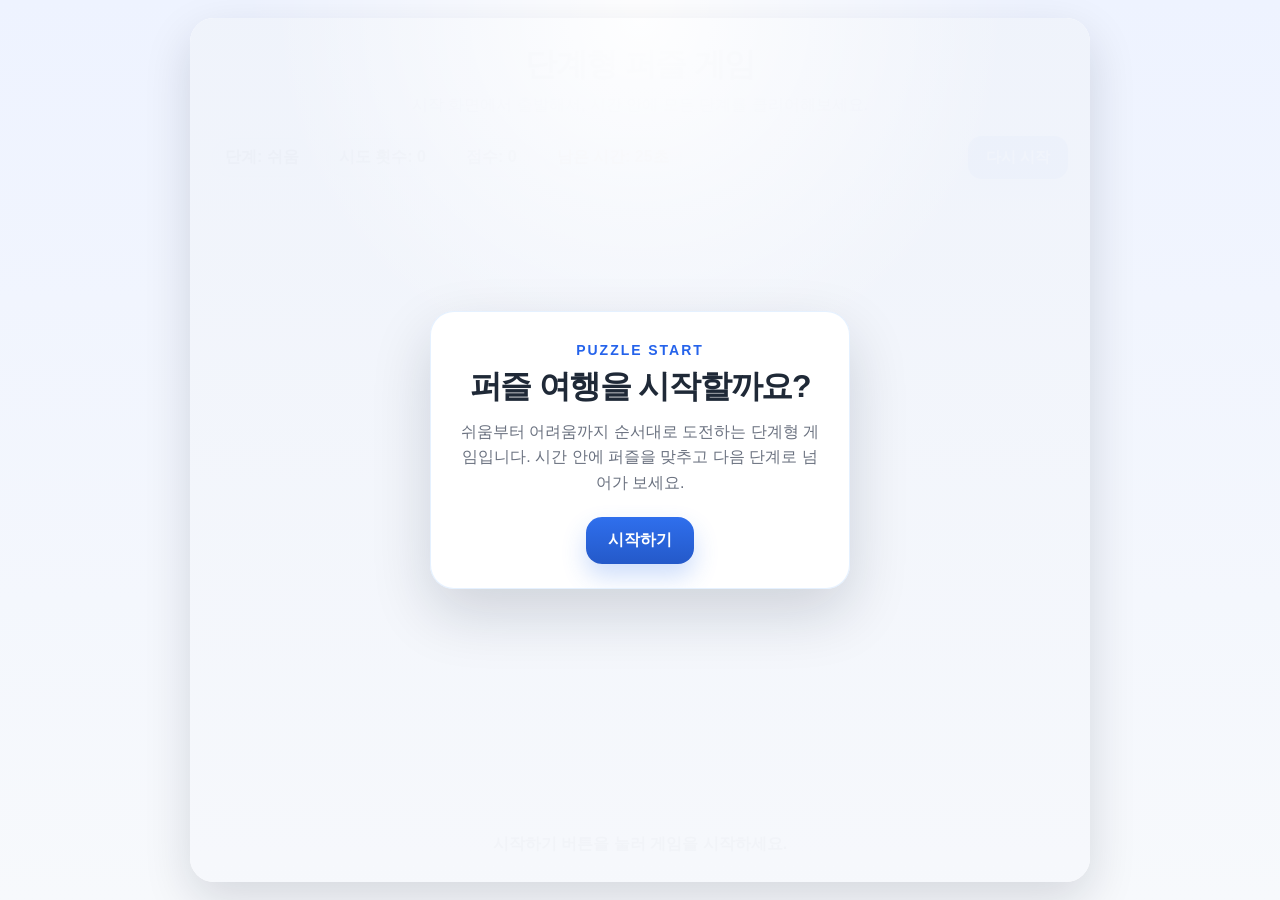
<file: Day02/puzzle_game_new/index.html>
<!DOCTYPE html>
<html lang="ko">
<head>
  <meta charset="UTF-8" />
  <meta name="viewport" content="width=device-width, initial-scale=1.0" />
  <title>단계형 퍼즐 게임</title>
  <link rel="stylesheet" href="./styles.css" />
  <script src="./script.js" defer></script>
</head>
<body>
  <main class="app">
    <header class="hero">
      <h1 class="title">단계형 퍼즐 게임</h1>
      <p class="subtitle">시작 화면에서 출발해서, 시간 안에 모든 단계를 클리어해보세요.</p>
    </header>

    <section class="toolbar" aria-label="게임 정보">
      <div class="stats">
        <div class="stat">단계: <span id="stageName">쉬움</span></div>
        <div class="stat">시도 횟수: <span id="attemptCount">0</span></div>
        <div class="stat">점수: <span id="scoreCount">0</span></div>
        <div class="stat timer">남은 시간: <span id="timerCount">0</span>초</div>
      </div>
      <button class="restart" id="restartButton" type="button">다시 시작</button>
    </section>

    <section class="board" id="board" aria-label="퍼즐 보드"></section>

    <div class="message" id="message">시작하기 버튼을 눌러 게임을 시작하세요.</div>

    <section class="screen screen-start" id="startScreen" aria-label="게임 시작 화면">
      <div class="screen-panel">
        <p class="screen-kicker">Puzzle Start</p>
        <h2 class="screen-title">퍼즐 여행을 시작할까요?</h2>
        <p class="screen-text">
          쉬움부터 어려움까지 순서대로 도전하는 단계형 게임입니다.
          시간 안에 퍼즐을 맞추고 다음 단계로 넘어가 보세요.
        </p>
        <button class="screen-button" id="startButton" type="button">시작하기</button>
      </div>
    </section>

    <section class="screen screen-result" id="resultScreen" aria-label="게임 종료 화면" hidden>
      <div class="screen-panel">
        <p class="screen-kicker" id="resultKicker">Puzzle Clear</p>
        <h2 class="screen-title" id="resultTitle">모든 단계를 완료했습니다!</h2>
        <p class="screen-text" id="resultText">축하합니다. 멋지게 모든 단계를 끝냈습니다.</p>
        <button class="screen-button" id="resultButton" type="button">처음부터 다시하기</button>
      </div>
    </section>
  </main>
</body>
</html>
</file>
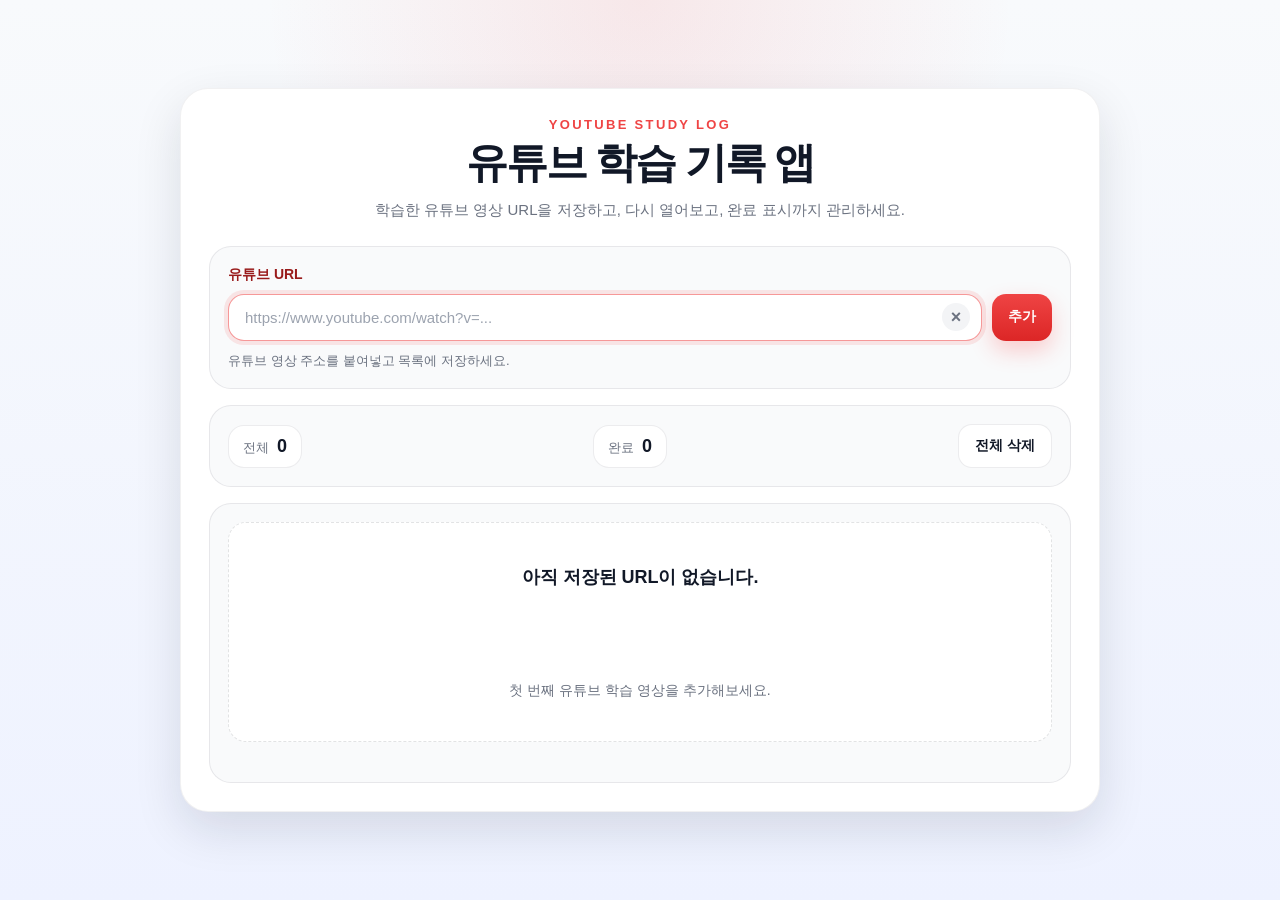
<file: Day02/youtube_log/index.html>
<!DOCTYPE html>
<html lang="ko">
<head>
  <meta charset="UTF-8" />
  <meta name="viewport" content="width=device-width, initial-scale=1.0" />
  <title>유튜브 학습 기록 앱</title>
  <link rel="icon" type="image/svg+xml" href="./favicon.svg" />
  <link rel="stylesheet" href="./styles.css" />
  <script src="./script.js" defer></script>
</head>
<body>
  <main class="app">
    <section class="hero">
      <p class="eyebrow">YouTube Study Log</p>
      <h1 class="title">유튜브 학습 기록 앱</h1>
      <p class="subtitle">학습한 유튜브 영상 URL을 저장하고, 다시 열어보고, 완료 표시까지 관리하세요.</p>
    </section>

    <section class="composer" aria-label="URL 입력">
      <label class="label" for="urlInput">유튜브 URL</label>
      <div class="composer-row">
        <div class="input-wrap">
          <input id="urlInput" class="input" type="url" placeholder="https://www.youtube.com/watch?v=..." autocomplete="off" />
          <button id="clearInputButton" class="input-clear" type="button" aria-label="입력 내용 지우기">×</button>
        </div>
        <button id="addButton" class="button button-primary" type="button">추가</button>
      </div>
      <p class="helper">유튜브 영상 주소를 붙여넣고 목록에 저장하세요.</p>
    </section>

    <section class="toolbar" aria-label="기록 정보">
      <div class="count">
        <span class="count-label">전체</span>
        <strong id="totalCount">0</strong>
      </div>
      <div class="count">
        <span class="count-label">완료</span>
        <strong id="doneCount">0</strong>
      </div>
      <button id="clearButton" class="button button-ghost" type="button">전체 삭제</button>
    </section>

    <section class="list-section" aria-label="저장된 URL 목록">
      <div id="emptyState" class="empty-state">
        <p>아직 저장된 URL이 없습니다.</p>
        <span>첫 번째 유튜브 학습 영상을 추가해보세요.</span>
      </div>
      <ul id="logList" class="log-list"></ul>
    </section>
  </main>
</body>
</html>
</file>
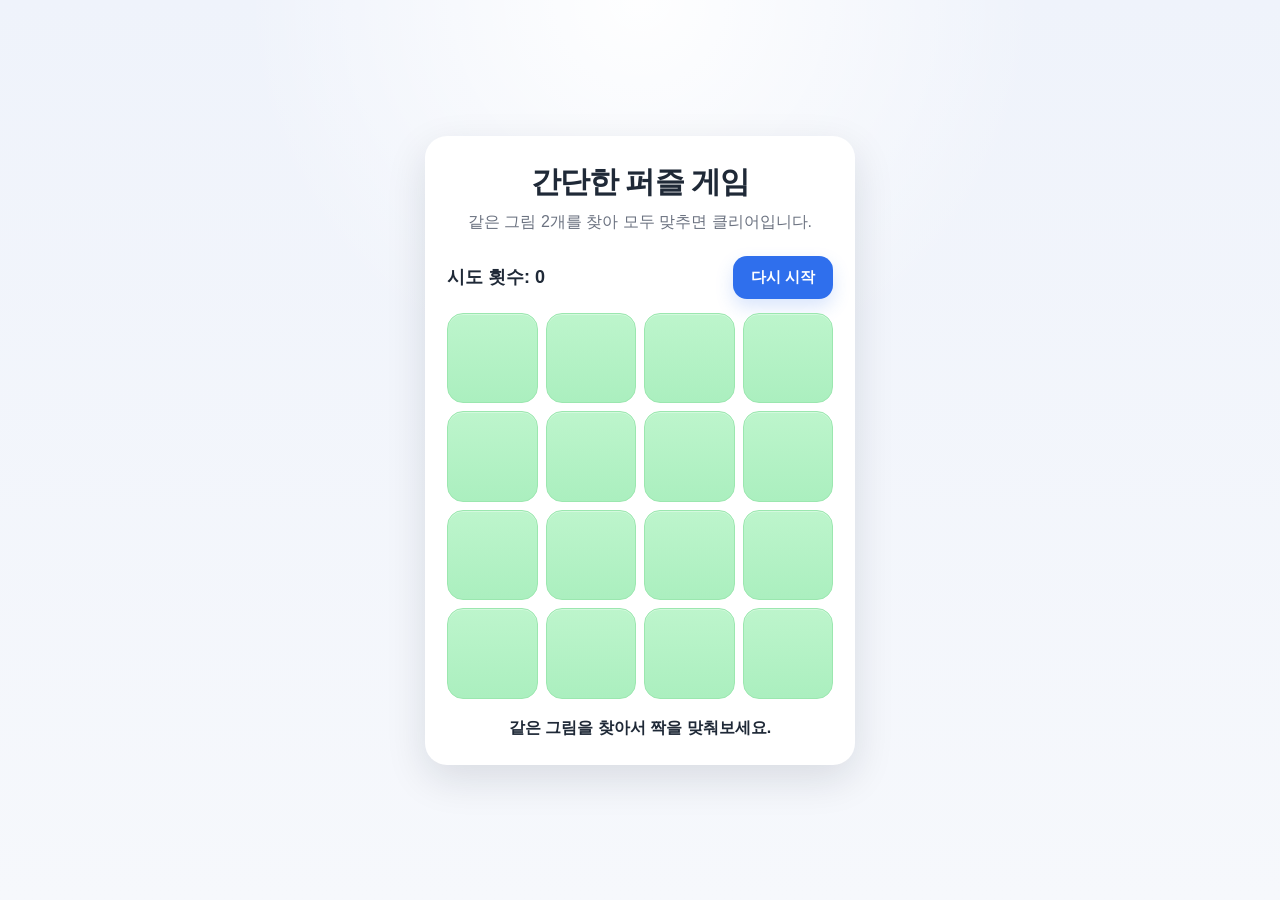
<file: Day01/puzzle_game/index_origin.html>
<!DOCTYPE html>
<html lang="ko">
<head>
  <meta charset="UTF-8" />
  <meta name="viewport" content="width=device-width, initial-scale=1.0" />
  <title>간단한 퍼즐 게임</title>
  <style>
    :root {
      --bg: #f4f6fb;
      --card: #ffffff;
      --text: #1f2937;
      --muted: #6b7280;
      --board: #b9f2c6;
      --board-border: #9be7af;
      --accent: #2f6fed;
      --accent-hover: #2459c9;
      --shadow: 0 14px 40px rgba(15, 23, 42, 0.12);
    }

    * {
      box-sizing: border-box;
    }

    body {
      margin: 0;
      min-height: 100vh;
      display: grid;
      place-items: center;
      padding: 18px;
      color: var(--text);
      font-family: Arial, Helvetica, sans-serif;
      background:
        radial-gradient(circle at top, rgba(255, 255, 255, 0.95), transparent 36%),
        linear-gradient(180deg, #eff3fb 0%, #f6f8fc 100%);
    }

    .app {
      width: min(100%, 430px);
      background: var(--card);
      border-radius: 22px;
      box-shadow: var(--shadow);
      padding: 28px 22px 20px;
    }

    .title {
      margin: 0;
      text-align: center;
      font-size: 30px;
      line-height: 1.2;
      letter-spacing: -0.03em;
      font-weight: 800;
    }

    .subtitle {
      margin: 10px 0 22px;
      text-align: center;
      color: var(--muted);
      font-size: 16px;
      line-height: 1.5;
    }

    .toolbar {
      display: flex;
      align-items: center;
      justify-content: space-between;
      gap: 12px;
      margin-bottom: 14px;
    }

    .attempts {
      font-size: 18px;
      font-weight: 700;
    }

    .restart {
      border: 0;
      background: var(--accent);
      color: white;
      font-size: 15px;
      font-weight: 700;
      padding: 12px 18px;
      border-radius: 14px;
      cursor: pointer;
      transition: background 0.2s ease, transform 0.15s ease;
      box-shadow: 0 8px 18px rgba(47, 111, 237, 0.18);
    }

    .restart:hover {
      background: var(--accent-hover);
    }

    .restart:active {
      transform: translateY(1px);
    }

    .board {
      display: grid;
      grid-template-columns: repeat(4, 1fr);
      gap: 8px;
      margin: 8px 0 18px;
    }

    .card {
      aspect-ratio: 1 / 1;
      border: 1px solid var(--board-border);
      border-radius: 16px;
      background: linear-gradient(180deg, #bdf5cc 0%, #abefbf 100%);
      display: grid;
      place-items: center;
      font-size: 28px;
      cursor: pointer;
      user-select: none;
      position: relative;
      overflow: hidden;
      box-shadow: inset 0 1px 0 rgba(255, 255, 255, 0.35);
      transition: transform 0.15s ease, filter 0.2s ease, background 0.2s ease;
    }

    .card:hover {
      transform: translateY(-1px);
      filter: brightness(1.01);
    }

    .card:disabled {
      cursor: default;
    }

    .card .emoji {
      opacity: 0;
      transform: scale(0.85);
      transition: opacity 0.2s ease, transform 0.2s ease;
    }

    .card.flipped,
    .card.matched {
      background: linear-gradient(180deg, #d4f8dd 0%, #bdf5cc 100%);
    }

    .card.flipped .emoji,
    .card.matched .emoji {
      opacity: 1;
      transform: scale(1);
    }

    .card.matched {
      box-shadow: inset 0 0 0 1px rgba(47, 111, 237, 0.08);
    }

    .message {
      min-height: 28px;
      text-align: center;
      font-weight: 700;
      font-size: 16px;
      line-height: 1.4;
      color: #1f2937;
    }

    .message.done {
      color: #1f6b34;
    }

    @media (max-width: 420px) {
      .app {
        padding: 22px 16px 18px;
        border-radius: 18px;
      }

      .title {
        font-size: 26px;
      }

      .subtitle {
        font-size: 14px;
      }

      .attempts {
        font-size: 16px;
      }

      .restart {
        padding: 10px 14px;
      }
    }
  </style>
</head>
<body>
  <main class="app">
    <h1 class="title">간단한 퍼즐 게임</h1>
    <p class="subtitle">같은 그림 2개를 찾아 모두 맞추면 클리어입니다.</p>

    <section class="toolbar" aria-label="게임 정보">
      <div class="attempts">시도 횟수: <span id="attemptCount">0</span></div>
      <button class="restart" id="restartButton" type="button">다시 시작</button>
    </section>

    <section class="board" id="board" aria-label="퍼즐 보드"></section>

    <div class="message" id="message">같은 그림을 찾아서 짝을 맞춰보세요.</div>
  </main>

  <script>
    const emojis = ["🍇", "🍓", "🥝", "🍑", "🍎", "🍉", "🍒", "🍊"];

    const board = document.getElementById("board");
    const attemptCount = document.getElementById("attemptCount");
    const restartButton = document.getElementById("restartButton");
    const message = document.getElementById("message");

    let cards = [];
    let firstCard = null;
    let secondCard = null;
    let lockBoard = false;
    let attempts = 0;
    let matchedPairs = 0;

    function shuffle(array) {
      // 원본 배열은 그대로 두고 복사본을 만듭니다.
      // Math.random()을 이용해 카드 순서를 무작위로 섞습니다.
      return [...array].sort(() => Math.random() - 0.5);
    }

    function updateMessage(text, done = false) {
      message.textContent = text;
      message.classList.toggle("done", done);
    }

    function resetTurn() {
      firstCard = null;
      secondCard = null;
      lockBoard = false;
    }

    function markMatched(cardA, cardB) {
      cardA.classList.add("matched");
      cardB.classList.add("matched");
      cardA.disabled = true;
      cardB.disabled = true;
      matchedPairs += 1;
    }

    function checkWin() {
      if (matchedPairs === emojis.length) {
        updateMessage(`축하합니다! ${attempts}번 만에 모두 맞췄습니다.`, true);
      }
    }

    function handleCardClick(card) {
      if (lockBoard || card === firstCard || card.classList.contains("matched")) {
        return;
      }

      card.classList.add("flipped");

      if (!firstCard) {
        firstCard = card;
        return;
      }

      secondCard = card;
      attempts += 1;
      attemptCount.textContent = attempts;
      lockBoard = true;

      const isMatch = firstCard.dataset.value === secondCard.dataset.value;

      if (isMatch) {
        markMatched(firstCard, secondCard);
        updateMessage("잘 찾았어요! 같은 그림입니다.");
        resetTurn();
        checkWin();
        return;
      }

      updateMessage("다른 그림입니다. 잠깐 뒤에 다시 뒤집어요.");

      setTimeout(() => {
        firstCard.classList.remove("flipped");
        secondCard.classList.remove("flipped");
        updateMessage("다시 같은 그림을 찾아보세요.");
        resetTurn();
      }, 700);
    }

    function createCard(value) {
      const button = document.createElement("button");
      button.type = "button";
      button.className = "card";
      button.dataset.value = value;
      button.setAttribute("aria-label", "카드");

      const emoji = document.createElement("span");
      emoji.className = "emoji";
      emoji.textContent = value;

      button.appendChild(emoji);
      button.addEventListener("click", () => handleCardClick(button));

      return button;
    }

    function renderBoard() {
      const shuffled = shuffle([...emojis, ...emojis]);
      board.innerHTML = "";
      cards = [];

      shuffled.forEach((value) => {
        const card = createCard(value);
        cards.push(card);
        board.appendChild(card);
      });
    }

    function startGame() {
      attempts = 0;
      matchedPairs = 0;
      attemptCount.textContent = attempts;
      resetTurn();
      updateMessage("같은 그림을 찾아서 짝을 맞춰보세요.");
      renderBoard();
    }

    restartButton.addEventListener("click", startGame);

    startGame();
  </script>
</body>
</html>
</file>
<file: Day02/puzzle_game_new/styles.css>
:root {
  --bg: #eef3ff;
  --card: #ffffff;
  --text: #1f2937;
  --muted: #6b7280;
  --accent: #2f6fed;
  --accent-hover: #2459c9;
  --board-border: #9be7af;
  --board-back: #bdf5cc;
  --board-front: #d4f8dd;
  --shadow: 0 18px 48px rgba(15, 23, 42, 0.14);
}

* {
  box-sizing: border-box;
}

html {
  background:
    radial-gradient(circle at top, rgba(255, 255, 255, 0.96), transparent 36%),
    linear-gradient(180deg, #eef3ff 0%, #f7f9fc 100%);
}

body {
  margin: 0;
  min-height: 100vh;
  padding: 18px;
  display: flex;
  justify-content: center;
  align-items: stretch;
  color: var(--text);
  font-family: Arial, Helvetica, sans-serif;
}

.app {
  width: min(100%, 900px);
  min-height: calc(100vh - 36px);
  position: relative;
  display: flex;
  flex-direction: column;
  background: var(--card);
  border-radius: 24px;
  box-shadow: var(--shadow);
  padding: 28px 22px 22px;
  overflow: hidden;
}

.hero {
  text-align: center;
}

.title {
  margin: 0;
  font-size: 32px;
  line-height: 1.15;
  letter-spacing: -0.04em;
  font-weight: 900;
}

.subtitle {
  margin: 10px auto 0;
  max-width: 44rem;
  color: var(--muted);
  font-size: 16px;
  line-height: 1.55;
}

.toolbar {
  margin-top: 18px;
  display: flex;
  gap: 12px;
  justify-content: space-between;
  align-items: center;
  flex-wrap: wrap;
}

.stats {
  display: flex;
  gap: 14px;
  flex-wrap: wrap;
  align-items: center;
  font-size: 16px;
  font-weight: 700;
}

.stat {
  padding: 8px 12px;
  border-radius: 999px;
  background: #f7f9ff;
  border: 1px solid #e7ecf8;
}

.timer {
  color: #b45309;
}

.restart {
  border: 0;
  border-radius: 14px;
  background: var(--accent);
  color: #fff;
  font-size: 15px;
  font-weight: 800;
  padding: 12px 18px;
  cursor: pointer;
  box-shadow: 0 10px 20px rgba(47, 111, 237, 0.18);
  transition: transform 0.15s ease, background 0.2s ease;
}

.restart:hover {
  background: var(--accent-hover);
}

.restart:active {
  transform: translateY(1px);
}

.board {
  margin-top: 18px;
  display: grid;
  gap: 8px;
  flex: 1;
}

.card {
  aspect-ratio: 1 / 1;
  border: 1px solid var(--board-border);
  border-radius: 16px;
  background: linear-gradient(180deg, var(--board-back) 0%, #aef0c1 100%);
  display: grid;
  place-items: center;
  user-select: none;
  cursor: pointer;
  font-size: clamp(14px, 2.2vw, 28px);
  box-shadow: inset 0 1px 0 rgba(255, 255, 255, 0.35);
  transition: transform 0.15s ease, filter 0.2s ease, background 0.2s ease;
  overflow: hidden;
}

.card:hover {
  transform: translateY(-1px);
  filter: brightness(1.01);
}

.card:disabled {
  cursor: default;
}

.card .emoji {
  opacity: 0;
  transform: scale(0.85);
  transition: opacity 0.2s ease, transform 0.2s ease;
}

.card.flipped,
.card.matched {
  background: linear-gradient(180deg, var(--board-front) 0%, var(--board-back) 100%);
}

.card.flipped .emoji,
.card.matched .emoji {
  opacity: 1;
  transform: scale(1);
}

.card.matched {
  box-shadow: inset 0 0 0 1px rgba(47, 111, 237, 0.08);
}

.message {
  margin-top: 16px;
  min-height: 28px;
  text-align: center;
  font-size: 16px;
  line-height: 1.5;
  font-weight: 700;
  color: var(--text);
}

.message.is-success {
  color: #1f6b34;
}

.message.is-danger {
  color: #b91c1c;
}

.screen {
  position: absolute;
  inset: 0;
  z-index: 20;
  display: grid;
  place-items: center;
  padding: 24px;
  text-align: center;
  overflow: auto;
  background:
    radial-gradient(circle at top, rgba(255, 255, 255, 0.92), transparent 38%),
    linear-gradient(180deg, rgba(239, 243, 251, 0.98) 0%, rgba(246, 248, 252, 0.98) 100%);
}

.screen[hidden] {
  display: none;
}

.screen-panel {
  width: min(100%, 420px);
  max-height: calc(100vh - 72px);
  overflow: auto;
  padding: 30px 24px 24px;
  border-radius: 24px;
  border: 1px solid rgba(147, 197, 253, 0.24);
  background: rgba(255, 255, 255, 0.94);
  box-shadow: 0 24px 60px rgba(15, 23, 42, 0.16);
  backdrop-filter: blur(8px);
}

.screen-kicker {
  margin: 0 0 10px;
  color: #2563eb;
  font-size: 14px;
  font-weight: 800;
  letter-spacing: 0.14em;
  text-transform: uppercase;
}

.screen-title {
  margin: 0;
  font-size: 32px;
  line-height: 1.15;
  letter-spacing: -0.04em;
  font-weight: 900;
}

.screen-text {
  margin: 14px 0 22px;
  color: var(--muted);
  font-size: 16px;
  line-height: 1.6;
}

.screen-button {
  border: 0;
  border-radius: 16px;
  background: linear-gradient(180deg, var(--accent) 0%, var(--accent-hover) 100%);
  color: #fff;
  font-size: 16px;
  font-weight: 800;
  padding: 13px 22px;
  cursor: pointer;
  box-shadow: 0 12px 24px rgba(47, 111, 237, 0.24);
  transition: transform 0.15s ease, filter 0.15s ease;
}

.screen-button:hover {
  filter: brightness(1.03);
  transform: translateY(-1px);
}

.screen-button:active {
  transform: translateY(1px);
}

@media (max-width: 720px) {
  body {
    padding: 12px;
  }

  .app {
    min-height: calc(100vh - 24px);
    padding: 18px 14px 16px;
    border-radius: 20px;
  }

  .title {
    font-size: 28px;
  }

  .subtitle {
    font-size: 14px;
  }

  .stats {
    gap: 10px;
  }

  .stat {
    font-size: 14px;
    padding: 7px 10px;
  }

  .screen-title {
    font-size: 26px;
  }

  .screen-panel {
    width: min(100%, 380px);
    max-height: calc(100vh - 48px);
    padding: 22px 18px 18px;
    border-radius: 20px;
  }
}

@media (max-width: 480px) {
  .toolbar {
    justify-content: center;
  }

  .restart {
    width: 100%;
  }

  .screen {
    padding: 14px;
  }
}
</file>
<file: Day02/youtube_log/styles.css>
:root {
  --bg: #f6f7fb;
  --panel: #ffffff;
  --panel-2: #f9fafb;
  --text: #111827;
  --muted: #6b7280;
  --line: rgba(17, 24, 39, 0.08);
  --red: #ef4444;
  --red-dark: #dc2626;
  --red-soft: rgba(239, 68, 68, 0.1);
  --white: #ffffff;
  --shadow: 0 18px 48px rgba(15, 23, 42, 0.12);
}

* {
  box-sizing: border-box;
}

body {
  margin: 0;
  min-height: 100vh;
  display: grid;
  place-items: center;
  padding: 20px;
  font-family: Arial, Helvetica, sans-serif;
  color: var(--text);
  background:
    radial-gradient(circle at top, rgba(239, 68, 68, 0.1), transparent 34%),
    linear-gradient(180deg, #f8fafc 0%, #eef2ff 100%);
}

.app {
  width: min(100%, 920px);
  background: var(--panel);
  border: 1px solid rgba(17, 24, 39, 0.06);
  border-radius: 28px;
  box-shadow: var(--shadow);
  padding: 28px;
}

.hero {
  text-align: center;
  margin-bottom: 24px;
}

.eyebrow {
  margin: 0 0 8px;
  color: var(--red);
  font-size: 13px;
  font-weight: 800;
  letter-spacing: 0.18em;
  text-transform: uppercase;
}

.title {
  margin: 0;
  font-size: clamp(28px, 4vw, 42px);
  line-height: 1.1;
  letter-spacing: -0.05em;
}

.subtitle {
  margin: 12px auto 0;
  max-width: 44rem;
  color: var(--muted);
  font-size: 15px;
  line-height: 1.6;
}

.composer,
.toolbar,
.list-section {
  background: var(--panel-2);
  border: 1px solid var(--line);
  border-radius: 22px;
  padding: 18px;
}

.composer {
  margin-bottom: 16px;
}

.label {
  display: inline-block;
  margin-bottom: 10px;
  font-size: 14px;
  font-weight: 700;
  color: #991b1b;
}

.composer-row {
  display: grid;
  grid-template-columns: 1fr auto;
  gap: 10px;
}

.input-wrap {
  position: relative;
  min-width: 0;
}

.input {
  width: 100%;
  border: 1px solid rgba(17, 24, 39, 0.12);
  border-radius: 16px;
  background: #ffffff;
  color: var(--text);
  padding: 14px 48px 14px 16px;
  font-size: 15px;
  outline: none;
}

.input::placeholder {
  color: #9ca3af;
}

.input:focus {
  border-color: rgba(239, 68, 68, 0.55);
  box-shadow: 0 0 0 4px rgba(239, 68, 68, 0.12);
}

.input-clear {
  position: absolute;
  top: 50%;
  right: 12px;
  transform: translateY(-50%);
  width: 28px;
  height: 28px;
  border: 0;
  border-radius: 999px;
  background: #f3f4f6;
  color: #6b7280;
  font-size: 18px;
  line-height: 1;
  font-weight: 700;
  cursor: pointer;
  display: grid;
  place-items: center;
  transition: background 0.2s ease, color 0.2s ease, transform 0.15s ease;
}

.input-clear:hover {
  background: #e5e7eb;
  color: #111827;
}

.input-clear:active {
  transform: translateY(-50%) scale(0.96);
}

.helper {
  margin: 10px 0 0;
  color: var(--muted);
  font-size: 13px;
  line-height: 1.5;
}

.toolbar {
  display: flex;
  align-items: center;
  justify-content: space-between;
  gap: 12px;
  margin-bottom: 16px;
  flex-wrap: wrap;
}

.count {
  display: flex;
  align-items: baseline;
  gap: 8px;
  padding: 10px 14px;
  border-radius: 16px;
  background: #ffffff;
  border: 1px solid var(--line);
}

.count-label {
  color: var(--muted);
  font-size: 13px;
}

.count strong {
  font-size: 18px;
}

.button {
  border: 0;
  border-radius: 14px;
  padding: 12px 16px;
  font-size: 14px;
  font-weight: 800;
  cursor: pointer;
  transition: transform 0.15s ease, filter 0.2s ease, background 0.2s ease;
}

.button:hover {
  filter: brightness(1.03);
}

.button:active {
  transform: translateY(1px);
}

.button-primary {
  background: linear-gradient(180deg, var(--red) 0%, var(--red-dark) 100%);
  color: var(--white);
  box-shadow: 0 10px 22px rgba(255, 45, 45, 0.22);
}

.button-ghost {
  background: #ffffff;
  color: var(--text);
  border: 1px solid var(--line);
}

.list-section {
  min-height: 280px;
}

.empty-state {
  display: grid;
  place-items: center;
  min-height: 220px;
  text-align: center;
  color: var(--muted);
  border: 1px dashed rgba(17, 24, 39, 0.12);
  border-radius: 18px;
  background: #ffffff;
}

.empty-state[hidden] {
  display: none !important;
}

.empty-state p {
  margin: 0;
  color: var(--text);
  font-size: 18px;
  font-weight: 800;
}

.empty-state span {
  margin-top: 10px;
  font-size: 14px;
}

.log-list {
  list-style: none;
  padding: 0;
  margin: 0;
  display: grid;
  gap: 12px;
}

.log-item {
  display: grid;
  grid-template-columns: 180px minmax(0, 1fr);
  gap: 16px;
  padding: 16px;
  border-radius: 18px;
  background: #ffffff;
  border: 1px solid var(--line);
}

.log-item.is-done {
  background: linear-gradient(180deg, rgba(239, 68, 68, 0.05), rgba(255, 255, 255, 1));
  border-color: rgba(239, 68, 68, 0.16);
}

.log-content {
  min-width: 0;
  display: grid;
  gap: 12px;
}

.log-head {
  display: flex;
  align-items: center;
  justify-content: space-between;
  gap: 12px;
  flex-wrap: wrap;
}

.log-thumbnail-link {
  display: block;
  width: 100%;
  height: 100%;
  min-height: 102px;
  border-radius: 16px;
  overflow: hidden;
  border: 1px solid var(--line);
  background: #f3f4f6;
  text-decoration: none;
  position: relative;
}

.log-thumbnail-link.is-fallback {
  display: grid;
  place-items: center;
  min-height: 102px;
  color: var(--muted);
  font-size: 13px;
  font-weight: 700;
  background: #f9fafb;
}

.log-thumbnail {
  display: block;
  width: 100%;
  height: 100%;
  min-height: 102px;
  aspect-ratio: 16 / 9;
  object-fit: cover;
}

.log-title-wrap {
  display: grid;
  gap: 6px;
  min-width: 0;
  flex: 1;
}

.log-title {
  color: var(--text);
  font-size: 16px;
  font-weight: 800;
  line-height: 1.45;
  word-break: break-word;
}

.log-url {
  color: var(--muted);
  font-size: 13px;
  line-height: 1.5;
  word-break: break-all;
  text-decoration: none;
}

.log-url:hover {
  color: #b91c1c;
  text-decoration: underline;
}

.status {
  display: inline-flex;
  align-items: center;
  gap: 6px;
  padding: 6px 10px;
  border-radius: 999px;
  background: var(--red-soft);
  color: #b91c1c;
  font-size: 12px;
  font-weight: 800;
  white-space: nowrap;
}

.status::before {
  content: "";
  width: 8px;
  height: 8px;
  border-radius: 50%;
  background: currentColor;
}

.status.is-done {
  background: rgba(34, 197, 94, 0.12);
  color: #15803d;
}

.actions {
  display: flex;
  align-items: center;
  gap: 8px;
  flex-wrap: wrap;
}

.action {
  border: 1px solid var(--line);
  background: #ffffff;
  color: var(--text);
  border-radius: 12px;
  padding: 10px 12px;
  font-size: 13px;
  font-weight: 700;
  cursor: pointer;
}

.action:hover {
  background: #f9fafb;
}

.action.is-danger {
  color: #b91c1c;
  border-color: rgba(239, 68, 68, 0.18);
}

.action.is-danger:hover {
  background: rgba(239, 68, 68, 0.08);
}

.item-meta {
  display: flex;
  align-items: center;
  justify-content: space-between;
  gap: 10px;
  flex-wrap: wrap;
  color: var(--muted);
  font-size: 12px;
}

.item-note {
  color: var(--muted);
  font-size: 13px;
  line-height: 1.5;
}

@media (max-width: 720px) {
  .log-head {
    align-items: flex-start;
  }

  .log-item {
    grid-template-columns: 1fr;
  }

  .log-thumbnail-link {
    max-width: none;
  }
}

@media (max-width: 720px) {
  body {
    padding: 12px;
  }

  .app {
    padding: 18px;
    border-radius: 22px;
  }

  .composer-row {
    grid-template-columns: 1fr;
  }

  .input-wrap {
    width: 100%;
  }

  .toolbar {
    justify-content: stretch;
  }

  .toolbar .button-ghost {
    width: 100%;
  }

  .count {
    flex: 1;
    justify-content: space-between;
  }
}
</file>
